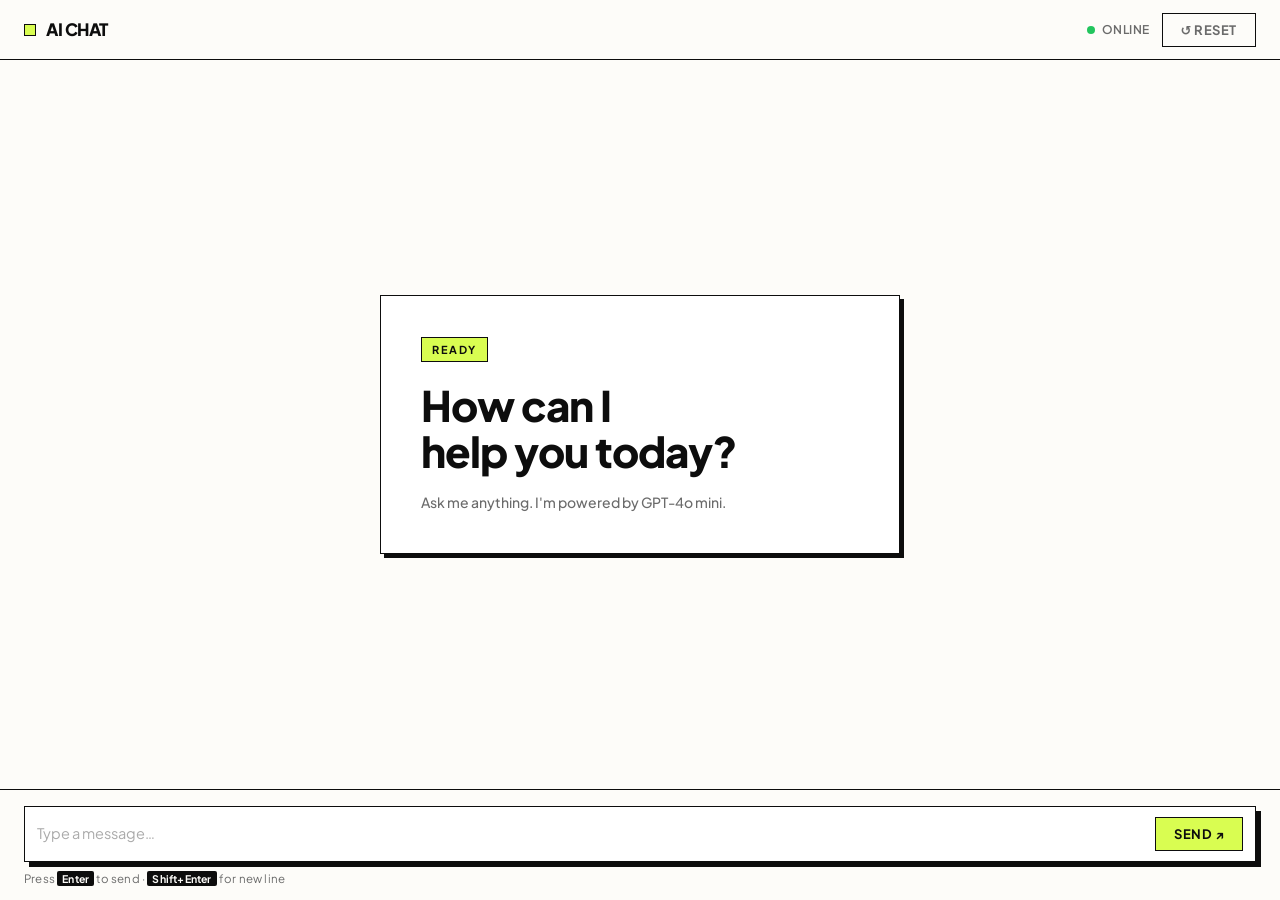
<file: Ai chat web/frontend/index.html>
<!DOCTYPE html>
<html lang="en">
<head>
  <meta charset="UTF-8" />
  <meta name="viewport" content="width=device-width, initial-scale=1.0" />
  <meta name="description" content="AI Chat — A clean, minimal chat interface powered by OpenAI." />
  <title>AI Chat</title>

  <!-- Google Fonts: Plus Jakarta Sans for editorial neo-brutalist feel -->
  <link rel="preconnect" href="https://fonts.googleapis.com" />
  <link rel="preconnect" href="https://fonts.gstatic.com" crossorigin />
  <link href="https://fonts.googleapis.com/css2?family=Plus+Jakarta+Sans:wght@400;500;600;700;800&display=swap" rel="stylesheet" />

  <link rel="stylesheet" href="style.css" />
</head>
<body>

  <!-- ===== HEADER ===== -->
  <header class="header">
    <div class="header__logo">
      <span class="header__logo-dot"></span>
      AI Chat
    </div>
    <div class="header__meta">
      <!-- Status indicator -->
      <div class="status-badge" id="statusBadge">
        <span class="status-badge__dot"></span>
        Online
      </div>
      <!-- Reset conversation button -->
      <button class="btn btn--ghost" id="resetBtn" title="Clear conversation">
        ↺ Reset
      </button>
    </div>
  </header>

  <!-- ===== MAIN CHAT AREA ===== -->
  <main class="chat-wrapper">

    <!-- Message feed -->
    <div class="chat-feed" id="chatFeed" role="log" aria-live="polite" aria-label="Chat messages">

      <!-- Welcome card shown before any messages -->
      <div class="welcome-card" id="welcomeCard">
        <div class="welcome-card__tag">READY</div>
        <h1 class="welcome-card__title">How can I<br/>help you today?</h1>
        <p class="welcome-card__sub">Ask me anything. I'm powered by GPT-4o mini.</p>
      </div>

    </div>

    <!-- Loading indicator (hidden by default) -->
    <div class="loading-bar" id="loadingBar" aria-hidden="true">
      <span></span><span></span><span></span>
    </div>

  </main>

  <!-- ===== INPUT DOCK ===== -->
  <footer class="input-dock">
    <div class="input-dock__inner">
      <textarea
        id="messageInput"
        class="input-dock__textarea"
        placeholder="Type a message…"
        rows="1"
        maxlength="4000"
        aria-label="Message input"
      ></textarea>
      <button id="sendBtn" class="btn btn--primary" aria-label="Send message">
        Send ↗
      </button>
    </div>
    <p class="input-dock__hint">Press <kbd>Enter</kbd> to send · <kbd>Shift+Enter</kbd> for new line</p>
  </footer>

  <script src="script.js"></script>
</body>
</html>
</file>
<file: Ai chat web/frontend/style.css>
/* ============================================================
   DESIGN SYSTEM — Neo-Brutalist / Editorial SaaS
   Inspired by: Modern, Clean SaaS Company (Figma Community)
   Colors: Cream bg · Black borders · Lime accent · Deep charcoal text
   ============================================================ */

/* ---------- CSS Variables ---------- */
:root {
  --color-bg:        #FDFCF9;   /* Cream/off-white background */
  --color-surface:   #FFFFFF;   /* Card surfaces */
  --color-border:    #0D0D0D;   /* Sharp black borders */
  --color-text:      #0D0D0D;   /* Primary text */
  --color-muted:     #6B6B6B;   /* Secondary/muted text */
  --color-accent:    #D9FD51;   /* Lime-yellow accent */
  --color-accent-hover: #c8f030;
  --color-sky:       #C1D9F9;   /* Soft sky blue for AI bubble accent */
  --color-user-bg:   #0D0D0D;   /* User bubble background */
  --color-user-text: #FFFFFF;

  --font-main: 'Plus Jakarta Sans', system-ui, sans-serif;

  --border: 1px solid var(--color-border);
  --radius: 0px;                /* Sharp corners — hallmark of neo-brutalism */
  --transition: 150ms ease;

  --header-h: 60px;
  --input-dock-h: 100px;
}

/* ---------- Reset & Base ---------- */
*, *::before, *::after {
  box-sizing: border-box;
  margin: 0;
  padding: 0;
}

html, body {
  height: 100%;
  font-family: var(--font-main);
  background-color: var(--color-bg);
  color: var(--color-text);
  font-size: 15px;
  line-height: 1.6;
  -webkit-font-smoothing: antialiased;
}

/* ============================================================
   LAYOUT
   ============================================================ */

/* Full-height flex column: header · chat · input */
body {
  display: flex;
  flex-direction: column;
  height: 100dvh;
  overflow: hidden;
}

/* ============================================================
   HEADER
   ============================================================ */
.header {
  flex-shrink: 0;
  height: var(--header-h);
  display: flex;
  align-items: center;
  justify-content: space-between;
  padding: 0 24px;
  border-bottom: var(--border);
  background-color: var(--color-bg);
  z-index: 10;
}

.header__logo {
  display: flex;
  align-items: center;
  gap: 10px;
  font-weight: 800;
  font-size: 17px;
  letter-spacing: -0.5px;
  text-transform: uppercase;
}

/* Lime accent dot next to logo text */
.header__logo-dot {
  display: inline-block;
  width: 12px;
  height: 12px;
  background-color: var(--color-accent);
  border: var(--border);
  flex-shrink: 0;
}

.header__meta {
  display: flex;
  align-items: center;
  gap: 12px;
}

/* ============================================================
   STATUS BADGE
   ============================================================ */
.status-badge {
  display: flex;
  align-items: center;
  gap: 7px;
  font-size: 12px;
  font-weight: 600;
  text-transform: uppercase;
  letter-spacing: 0.5px;
  color: var(--color-muted);
}

.status-badge__dot {
  width: 8px;
  height: 8px;
  border-radius: 50%;
  background-color: #22c55e;    /* green = online */
  animation: pulse 2s infinite;
}

@keyframes pulse {
  0%, 100% { opacity: 1; }
  50%       { opacity: 0.4; }
}

/* ============================================================
   BUTTONS
   ============================================================ */
.btn {
  display: inline-flex;
  align-items: center;
  gap: 6px;
  padding: 8px 18px;
  font-family: var(--font-main);
  font-size: 13px;
  font-weight: 700;
  text-transform: uppercase;
  letter-spacing: 0.5px;
  cursor: pointer;
  border: var(--border);
  border-radius: var(--radius);
  transition: background-color var(--transition), color var(--transition), transform var(--transition);
  user-select: none;
}

/* Primary: lime background */
.btn--primary {
  background-color: var(--color-accent);
  color: var(--color-text);
  border-color: var(--color-border);
  flex-shrink: 0;
}
.btn--primary:hover {
  background-color: var(--color-accent-hover);
}
.btn--primary:active {
  transform: translate(1px, 1px);
}

/* Ghost: transparent with border */
.btn--ghost {
  background-color: transparent;
  color: var(--color-muted);
}
.btn--ghost:hover {
  background-color: var(--color-text);
  color: var(--color-bg);
}

.btn:disabled {
  opacity: 0.4;
  pointer-events: none;
}

/* ============================================================
   CHAT WRAPPER (scrollable middle section)
   ============================================================ */
.chat-wrapper {
  flex: 1;
  overflow: hidden;
  display: flex;
  flex-direction: column;
  position: relative;
}

.chat-feed {
  flex: 1;
  overflow-y: auto;
  padding: 32px 24px;
  display: flex;
  flex-direction: column;
  gap: 0;
  scroll-behavior: smooth;
}

/* Scrollbar styling */
.chat-feed::-webkit-scrollbar { width: 5px; }
.chat-feed::-webkit-scrollbar-track { background: transparent; }
.chat-feed::-webkit-scrollbar-thumb {
  background: #d1d1d1;
  border-radius: 999px;
}

/* ============================================================
   WELCOME CARD
   ============================================================ */
.welcome-card {
  margin: auto;           /* vertically + horizontally center before messages */
  max-width: 520px;
  width: 100%;
  padding: 40px;
  border: var(--border);
  background-color: var(--color-surface);
  position: relative;
  /* Offset shadow — classic neo-brutalist treatment */
  box-shadow: 4px 4px 0 var(--color-border);
}

.welcome-card__tag {
  display: inline-block;
  font-size: 11px;
  font-weight: 700;
  letter-spacing: 1.5px;
  text-transform: uppercase;
  background-color: var(--color-accent);
  border: var(--border);
  padding: 3px 10px;
  margin-bottom: 20px;
}

.welcome-card__title {
  font-size: clamp(28px, 5vw, 42px);
  font-weight: 800;
  line-height: 1.1;
  letter-spacing: -1px;
  margin-bottom: 16px;
}

.welcome-card__sub {
  font-size: 14px;
  color: var(--color-muted);
  font-weight: 500;
}

/* ============================================================
   MESSAGE BUBBLES
   ============================================================ */
.message {
  display: flex;
  flex-direction: column;
  max-width: 72%;
  margin-bottom: 16px;
  animation: msgIn 200ms ease forwards;
  opacity: 0;
}

@keyframes msgIn {
  from { opacity: 0; transform: translateY(8px); }
  to   { opacity: 1; transform: translateY(0); }
}

/* User messages — right aligned */
.message--user {
  align-self: flex-end;
  align-items: flex-end;
}

/* AI messages — left aligned */
.message--ai {
  align-self: flex-start;
  align-items: flex-start;
}

/* Sender label above bubble */
.message__label {
  font-size: 11px;
  font-weight: 700;
  text-transform: uppercase;
  letter-spacing: 1px;
  color: var(--color-muted);
  margin-bottom: 5px;
}

/* The actual bubble */
.message__bubble {
  padding: 14px 18px;
  border: var(--border);
  font-size: 14.5px;
  line-height: 1.65;
  white-space: pre-wrap;       /* Preserve line breaks */
  word-break: break-word;
}

/* User bubble: black bg, white text */
.message--user .message__bubble {
  background-color: var(--color-user-bg);
  color: var(--color-user-text);
  box-shadow: 3px 3px 0 #555;
}

/* AI bubble: white + sky-blue left accent bar */
.message--ai .message__bubble {
  background-color: var(--color-surface);
  color: var(--color-text);
  border-left: 4px solid var(--color-sky);
  box-shadow: 3px 3px 0 #ccc;
}

/* ============================================================
   LOADING INDICATOR (3 animated dots)
   ============================================================ */
.loading-bar {
  display: none;                /* hidden by default */
  align-items: center;
  gap: 6px;
  padding: 10px 24px;
}

.loading-bar.visible {
  display: flex;
}

.loading-bar span {
  display: inline-block;
  width: 8px;
  height: 8px;
  background-color: var(--color-border);
  border-radius: 50%;
  animation: bounce 1.2s ease infinite;
}
.loading-bar span:nth-child(2) { animation-delay: 0.2s; }
.loading-bar span:nth-child(3) { animation-delay: 0.4s; }

@keyframes bounce {
  0%, 80%, 100% { transform: translateY(0); opacity: 0.4; }
  40%           { transform: translateY(-6px); opacity: 1; }
}

/* ============================================================
   INPUT DOCK
   ============================================================ */
.input-dock {
  flex-shrink: 0;
  border-top: var(--border);
  background-color: var(--color-bg);
  padding: 16px 24px 12px;
}

.input-dock__inner {
  display: flex;
  align-items: flex-end;
  gap: 10px;
  border: var(--border);
  background-color: var(--color-surface);
  padding: 10px 12px;
  /* Neo-brutalist offset shadow */
  box-shadow: 3px 3px 0 var(--color-border);
  transition: box-shadow var(--transition);
}

.input-dock__inner:focus-within {
  box-shadow: 5px 5px 0 var(--color-border);
}

.input-dock__textarea {
  flex: 1;
  border: none;
  outline: none;
  resize: none;
  background: transparent;
  font-family: var(--font-main);
  font-size: 14.5px;
  line-height: 1.5;
  color: var(--color-text);
  min-height: 28px;
  max-height: 140px;
  overflow-y: auto;
}

.input-dock__textarea::placeholder {
  color: #aaa;
}

.input-dock__hint {
  margin-top: 8px;
  font-size: 11.5px;
  color: var(--color-muted);
  letter-spacing: 0.2px;
}

.input-dock__hint kbd {
  font-family: var(--font-main);
  font-size: 10.5px;
  font-weight: 700;
  background-color: var(--color-text);
  color: var(--color-bg);
  padding: 1px 5px;
  border-radius: 2px;
}

/* ============================================================
   ERROR MESSAGE
   ============================================================ */
.message--error .message__bubble {
  background-color: #fff5f5;
  border-color: #e53e3e;
  border-left: 4px solid #e53e3e;
  color: #c53030;
}

/* ============================================================
   RESPONSIVE
   ============================================================ */
@media (max-width: 600px) {
  .header { padding: 0 16px; }
  .chat-feed { padding: 20px 16px; }
  .message { max-width: 90%; }
  .input-dock { padding: 12px 16px 10px; }
  .welcome-card { padding: 28px 20px; }
}
</file>
